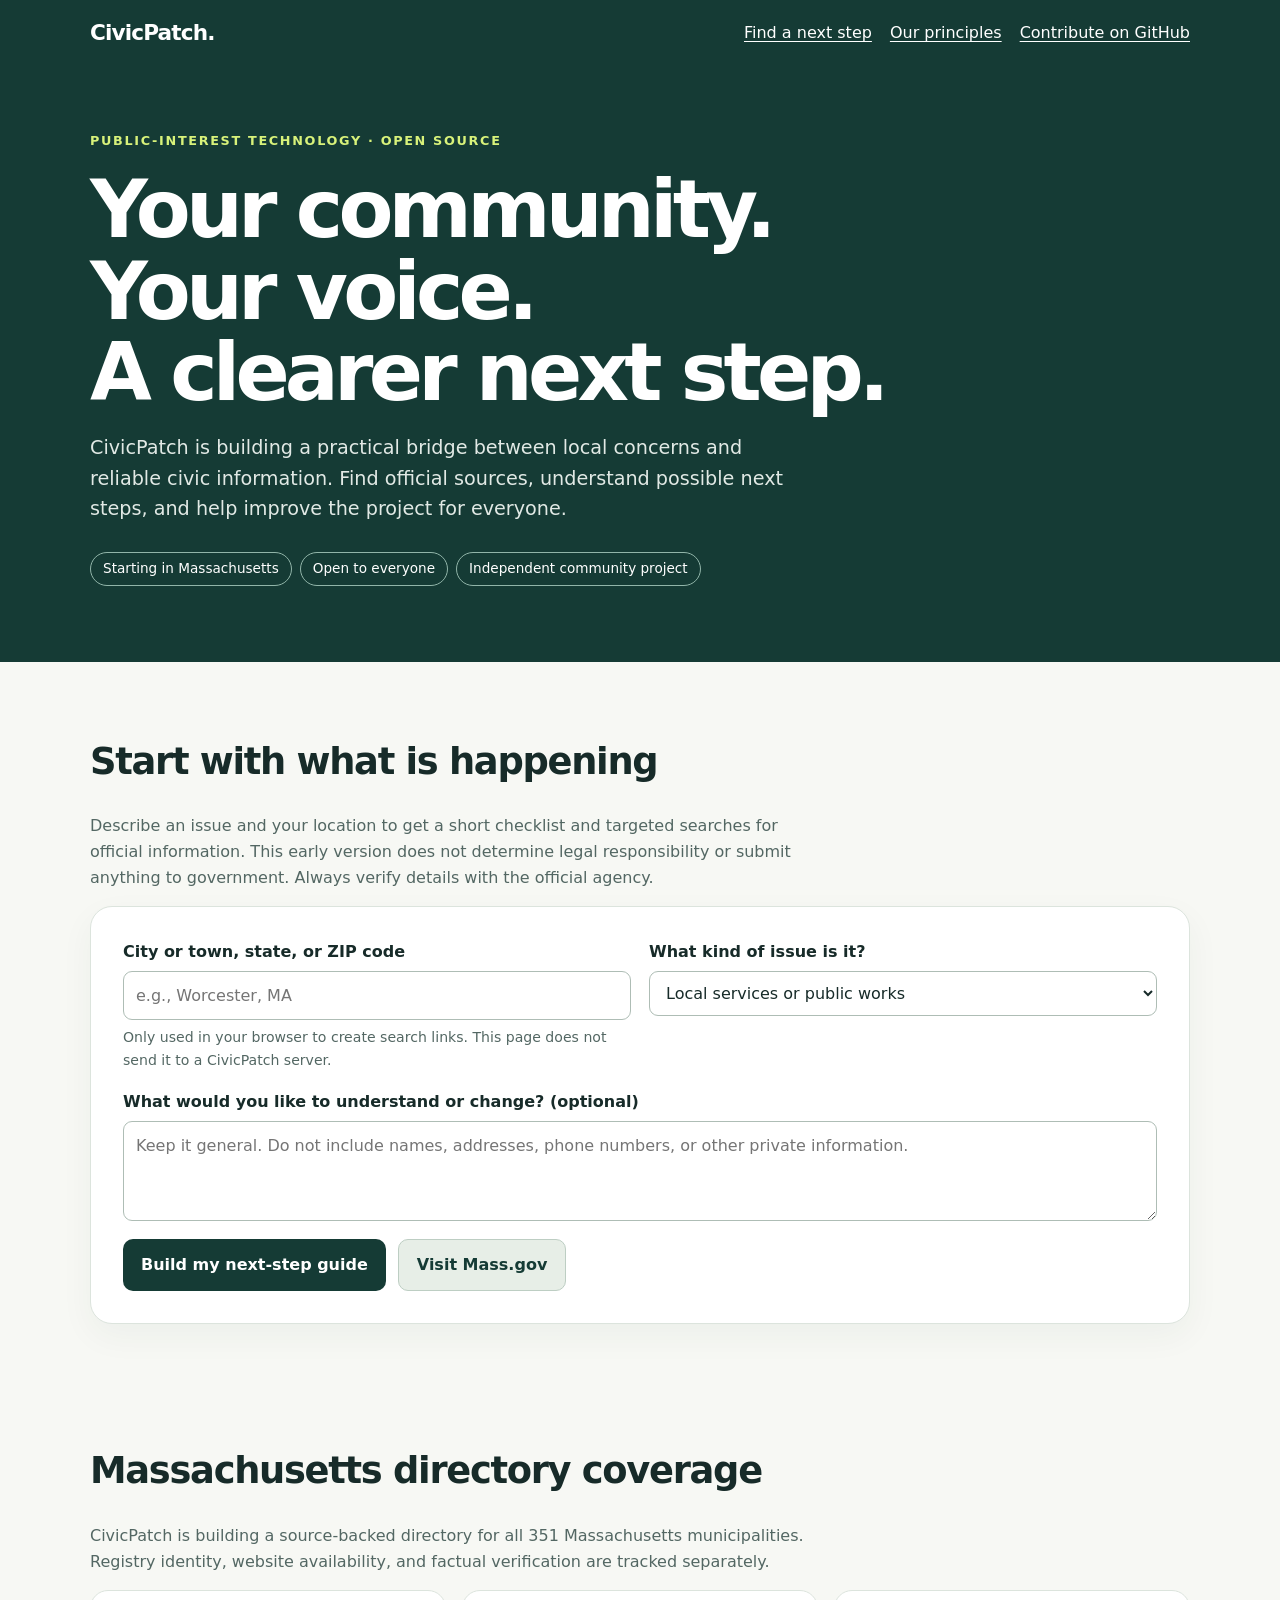
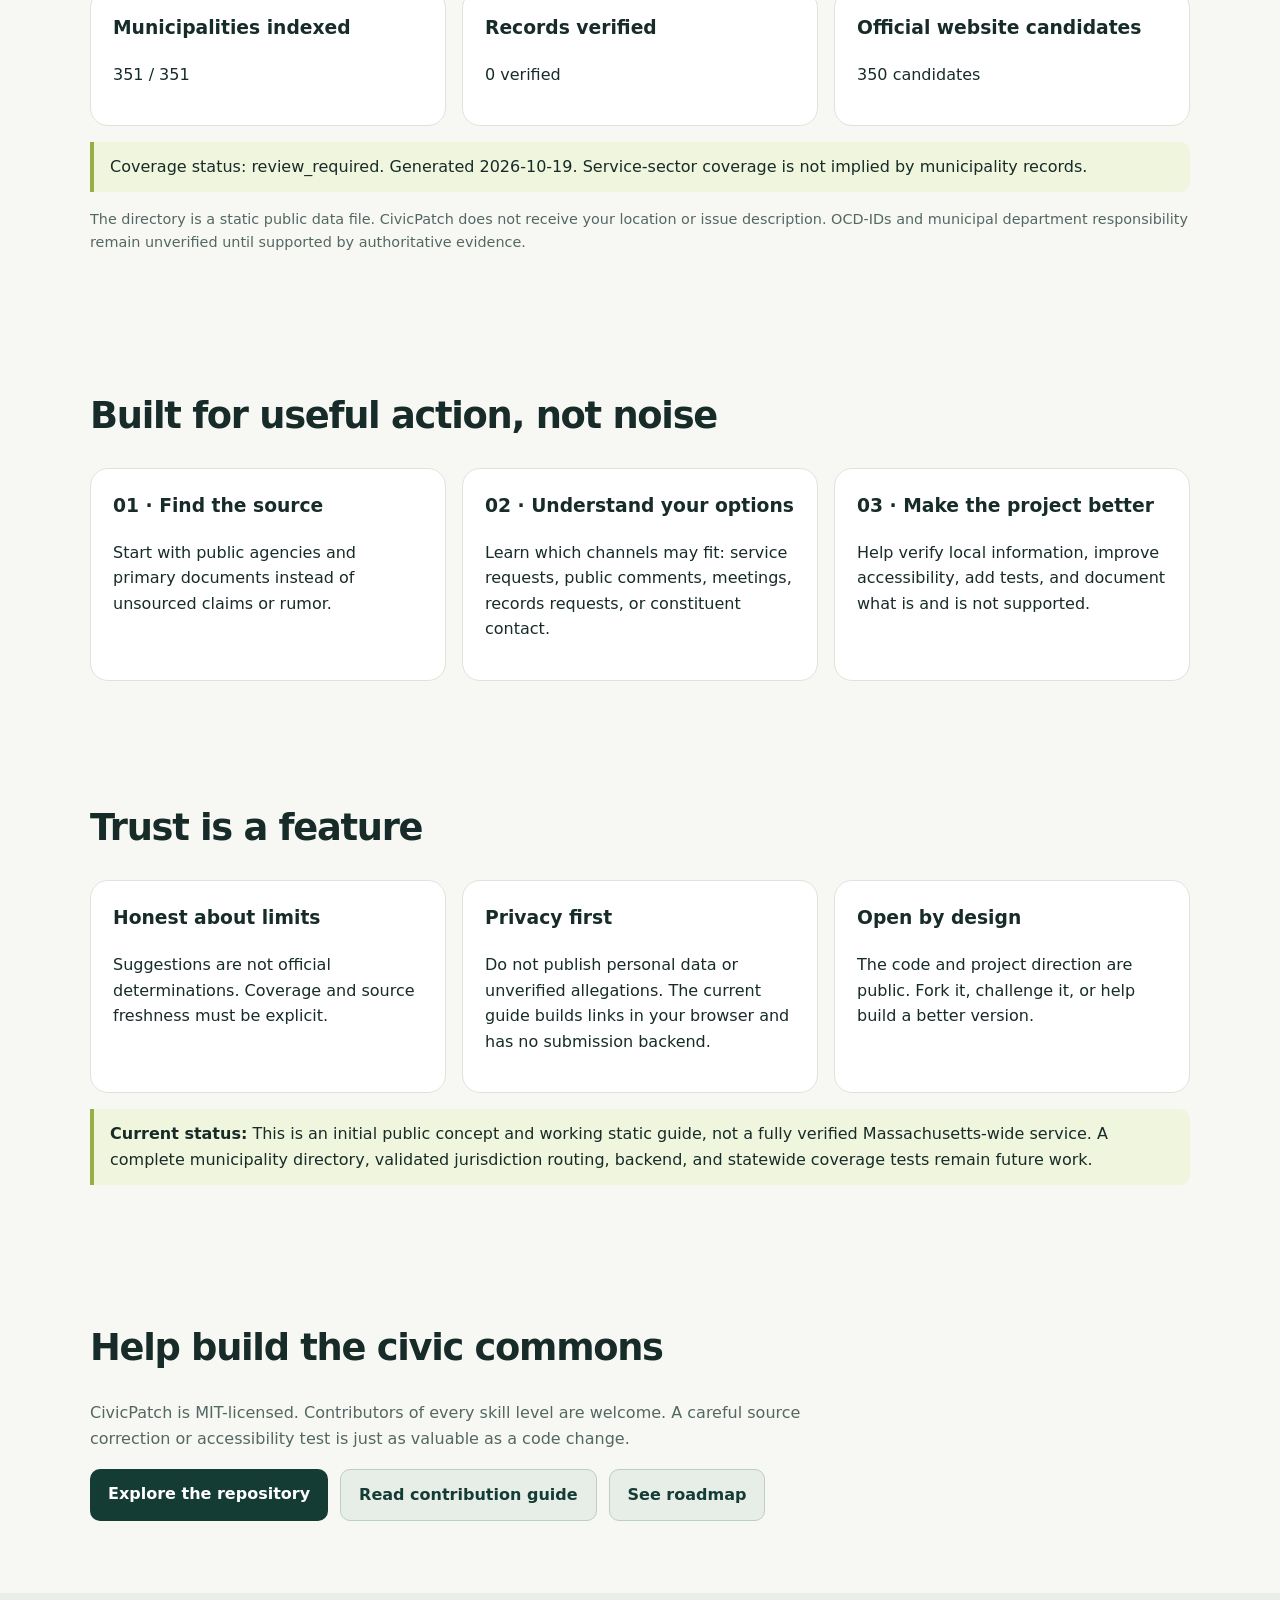
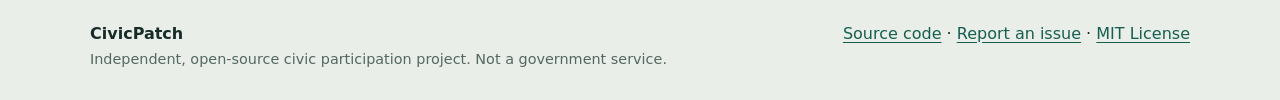
<file: index.html>
<!doctype html>
<html lang="en">
<head>
<meta charset="utf-8">
<meta name="viewport" content="width=device-width,initial-scale=1">
<meta name="theme-color" content="#153b35">
<meta name="description" content="CivicPatch helps people find reliable civic information and practical next steps, starting in Massachusetts.">
<title>CivicPatch | Make local action easier</title>
<style>
:root{color-scheme:light;--ink:#172b29;--muted:#536763;--paper:#f7f8f4;--card:#fff;--green:#153b35;--lime:#d8f27a;--line:#dce4dd;--focus:#9a3d00}*{box-sizing:border-box}body{margin:0;background:var(--paper);color:var(--ink);font:16px/1.6 system-ui,-apple-system,BlinkMacSystemFont,"Segoe UI",sans-serif}a{color:#155e50;text-underline-offset:3px}a:focus-visible,button:focus-visible,input:focus-visible,select:focus-visible,textarea:focus-visible{outline:3px solid var(--focus);outline-offset:3px}.wrap{width:min(1100px,calc(100% - 32px));margin:auto}.top{background:var(--green);color:#fff;padding:16px 0}.nav{display:flex;align-items:center;justify-content:space-between;gap:16px}.brand{font-size:1.35rem;font-weight:800;letter-spacing:-.04em;color:#fff;text-decoration:none}.navlinks{display:flex;gap:18px;flex-wrap:wrap}.navlinks a{color:#fff}.hero{background:var(--green);color:#fff;padding:64px 0 76px}.eyebrow{font-size:.8rem;font-weight:800;letter-spacing:.13em;text-transform:uppercase;color:var(--lime)}h1{font-size:clamp(2.4rem,7vw,5rem);line-height:1.02;letter-spacing:-.06em;max-width:800px;margin:18px 0}.hero p{font-size:1.2rem;max-width:700px;color:#e1e9e5}.pill{display:inline-block;border:1px solid #91b5a9;border-radius:99px;padding:5px 12px;font-size:.85rem;margin:8px 8px 0 0}.section{padding:48px 0}.section h2{font-size:clamp(1.6rem,4vw,2.3rem);line-height:1.15;letter-spacing:-.035em}.intro{max-width:740px;color:var(--muted)}.grid{display:grid;grid-template-columns:repeat(auto-fit,minmax(min(100%,260px),1fr));gap:16px}.card{background:var(--card);border:1px solid var(--line);border-radius:18px;padding:22px}.card h3{margin-top:0}.guide{background:#fff;border:1px solid var(--line);border-radius:22px;padding:clamp(18px,4vw,32px);box-shadow:0 12px 34px #153b350c}.formgrid{display:grid;grid-template-columns:repeat(2,minmax(0,1fr));gap:18px}.field{display:flex;flex-direction:column;gap:6px}.field.full{grid-column:1/-1}label{font-weight:700}input,select,textarea{width:100%;font:inherit;color:var(--ink);background:#fff;border:1px solid #aebdb5;border-radius:9px;padding:11px 12px}textarea{min-height:100px;resize:vertical}.hint{font-size:.88rem;color:var(--muted)}button,.button{display:inline-block;background:var(--green);color:#fff;border:0;border-radius:10px;padding:12px 18px;font:inherit;font-weight:750;text-decoration:none;cursor:pointer}.button.alt{background:#e7eee7;color:var(--green);border:1px solid #bdcec3}.actions{display:flex;gap:12px;flex-wrap:wrap;margin-top:18px}.results{margin-top:24px;border-top:1px solid var(--line);padding-top:20px}.results[hidden]{display:none}.resultlist{padding-left:22px}.notice{border-left:4px solid #96ae44;background:#f0f5dd;padding:12px 16px;border-radius:0 10px 10px 0}.small{font-size:.9rem;color:var(--muted)}footer{background:#e9eee8;padding:28px 0;margin-top:24px}.foot{display:flex;justify-content:space-between;gap:18px;flex-wrap:wrap}@media(max-width:620px){.formgrid{grid-template-columns:1fr}.field.full{grid-column:auto}.hero{padding:48px 0}.nav{align-items:flex-start;flex-direction:column}}@media(prefers-reduced-motion:reduce){*{scroll-behavior:auto!important;animation:none!important;transition:none!important}}
</style>
</head>
<body>
<header class="top"><div class="wrap nav"><a class="brand" href="#home" aria-label="CivicPatch home">CivicPatch<span aria-hidden="true">.</span></a><nav class="navlinks" aria-label="Main navigation"><a href="#guide">Find a next step</a><a href="#principles">Our principles</a><a href="https://github.com/onnxscibroccoli/civicpatch">Contribute on GitHub</a></nav></div></header>
<main id="home">
<section class="hero"><div class="wrap"><div class="eyebrow">Public-interest technology · Open source</div><h1>Your community.<br>Your voice.<br>A clearer next step.</h1><p>CivicPatch is building a practical bridge between local concerns and reliable civic information. Find official sources, understand possible next steps, and help improve the project for everyone.</p><span class="pill">Starting in Massachusetts</span><span class="pill">Open to everyone</span><span class="pill">Independent community project</span></div></section>
<section class="section" id="guide"><div class="wrap"><h2>Start with what is happening</h2><p class="intro">Describe an issue and your location to get a short checklist and targeted searches for official information. This early version does not determine legal responsibility or submit anything to government. Always verify details with the official agency.</p>
<div class="guide"><form id="civic-form"><div class="formgrid">
<div class="field"><label for="location">City or town, state, or ZIP code</label><input id="location" name="location" autocomplete="postal-code" placeholder="e.g., Worcester, MA" required maxlength="120"><span class="hint">Only used in your browser to create search links. This page does not send it to a CivicPatch server.</span></div>
<div class="field"><label for="topic">What kind of issue is it?</label><select id="topic" name="topic"><option value="services">Local services or public works</option><option value="housing">Housing, buildings, or code enforcement</option><option value="transport">Roads, sidewalks, or transportation</option><option value="environment">Environment, water, or public health</option><option value="meetings">Public meetings, policy, or local decisions</option><option value="records">Public records or transparency</option><option value="elections">Elections and voting information</option><option value="other">Something else</option></select></div>
<div class="field full"><label for="issue">What would you like to understand or change? (optional)</label><textarea id="issue" name="issue" maxlength="1000" placeholder="Keep it general. Do not include names, addresses, phone numbers, or other private information."></textarea></div>
</div><div class="actions"><button type="submit">Build my next-step guide</button><a class="button alt" href="https://www.mass.gov/" rel="noopener noreferrer">Visit Mass.gov</a></div></form>
<div class="results" id="results" aria-live="polite" hidden><h3>Your starting checklist</h3><p id="summary"></p><div id="municipal-directory-match" class="card" hidden></div><ol class="resultlist" id="steps"></ol><h3>Search official sources</h3><ul class="resultlist" id="links"></ul><p class="notice"><strong>Important:</strong> Search results are starting points, not verified recommendations or legal advice. Confirm the responsible agency, deadlines, eligibility, and current process on an official source. For immediate danger, contact local emergency services.</p><p class="small">Your location and description are not uploaded by this page. When you choose an external search link, that provider receives the query under its own privacy policy.</p></div>
</div></div></section>
<section class="section" id="directory"><div class="wrap"><h2>Massachusetts directory coverage</h2><p class="intro">CivicPatch is building a source-backed directory for all 351 Massachusetts municipalities. Registry identity, website availability, and factual verification are tracked separately.</p><div class="grid" id="coverage-metrics" aria-live="polite"><article class="card"><h3>Municipalities indexed</h3><p id="metric-municipalities">Loading directory…</p></article><article class="card"><h3>Records verified</h3><p id="metric-verified">Loading directory…</p></article><article class="card"><h3>Official website candidates</h3><p id="metric-websites">Loading directory…</p></article></div><p id="directory-status" class="notice">Coverage is loaded from the versioned public directory. An indexed record is not a verified service recommendation.</p><p class="small">The directory is a static public data file. CivicPatch does not receive your location or issue description. OCD-IDs and municipal department responsibility remain unverified until supported by authoritative evidence.</p></div></section>
<section class="section" id="how"><div class="wrap"><h2>Built for useful action, not noise</h2><div class="grid"><article class="card"><h3>01 · Find the source</h3><p>Start with public agencies and primary documents instead of unsourced claims or rumor.</p></article><article class="card"><h3>02 · Understand your options</h3><p>Learn which channels may fit: service requests, public comments, meetings, records requests, or constituent contact.</p></article><article class="card"><h3>03 · Make the project better</h3><p>Help verify local information, improve accessibility, add tests, and document what is and is not supported.</p></article></div></div></section>
<section class="section" id="principles"><div class="wrap"><h2>Trust is a feature</h2><div class="grid"><article class="card"><h3>Honest about limits</h3><p>Suggestions are not official determinations. Coverage and source freshness must be explicit.</p></article><article class="card"><h3>Privacy first</h3><p>Do not publish personal data or unverified allegations. The current guide builds links in your browser and has no submission backend.</p></article><article class="card"><h3>Open by design</h3><p>The code and project direction are public. Fork it, challenge it, or help build a better version.</p></article></div><p class="notice"><strong>Current status:</strong> This is an initial public concept and working static guide, not a fully verified Massachusetts-wide service. A complete municipality directory, validated jurisdiction routing, backend, and statewide coverage tests remain future work.</p></div></section>
<section class="section"><div class="wrap"><h2>Help build the civic commons</h2><p class="intro">CivicPatch is MIT-licensed. Contributors of every skill level are welcome. A careful source correction or accessibility test is just as valuable as a code change.</p><div class="actions"><a class="button" href="https://github.com/onnxscibroccoli/civicpatch">Explore the repository</a><a class="button alt" href="https://github.com/onnxscibroccoli/civicpatch/blob/main/CONTRIBUTING.md">Read contribution guide</a><a class="button alt" href="https://github.com/onnxscibroccoli/civicpatch/blob/main/docs/ROADMAP.md">See roadmap</a></div></div></section>
</main>
<footer><div class="wrap foot"><div><strong>CivicPatch</strong><br><span class="small">Independent, open-source civic participation project. Not a government service.</span></div><div><a href="https://github.com/onnxscibroccoli/civicpatch">Source code</a> · <a href="https://github.com/onnxscibroccoli/civicpatch/issues">Report an issue</a> · <a href="https://github.com/onnxscibroccoli/civicpatch/blob/main/LICENSE">MIT License</a></div></div></footer>
<script>
(function(){
const topics={
services:{label:"local services or public works",terms:["site:mass.gov local services public works Massachusetts","municipal official website service request"]},
housing:{label:"housing, buildings, or code enforcement",terms:["site:mass.gov housing building code Massachusetts","municipal official website building department code enforcement"]},
transport:{label:"roads, sidewalks, or transportation",terms:["site:mass.gov transportation roads sidewalks Massachusetts","municipal official website public works roads sidewalks"]},
environment:{label:"environment, water, or public health",terms:["site:mass.gov environment water public health Massachusetts","municipal official website health department environment"]},
meetings:{label:"public meetings, policy, or local decisions",terms:["site:mass.gov public meetings Massachusetts","municipal official website public meeting agenda minutes"]},
records:{label:"public records or transparency",terms:["site:mass.gov Massachusetts public records law request","municipal official website public records access officer"]},
elections:{label:"elections and voting information",terms:["site:sec.state.ma.us elections voting Massachusetts","site:usa.gov voting elections official"]},
other:{label:"your civic question",terms:["site:mass.gov Massachusetts government services","official municipal government website"]}
};
function searchUrl(q){return "https://www.google.com/search?q="+encodeURIComponent(q)}
let municipalityDirectory=null;
function normalizedName(value){return (value||"").toLocaleLowerCase("en-US").replace(/,.*$/,"").replace(/\\b(massachusetts|ma)\\b/gi,"").replace(/[^a-z0-9]/g,"")}
function setText(id,value){const node=document.getElementById(id);if(node)node.textContent=value}
async function loadMunicipalityDirectory(){
 try{
  const response=await fetch("data/ma/municipalities.json",{cache:"no-cache"});
  if(!response.ok)throw new Error("Directory HTTP "+response.status);
  const data=await response.json();municipalityDirectory=data;
  const records=Array.isArray(data.municipalities)?data.municipalities:[];
  const verified=records.filter(r=>r.record_status==="verified").length;
  const websites=records.filter(r=>Boolean(r.official_website)).length;
  setText("metric-municipalities",records.length+" / "+(data.coverage?.target_municipalities||351));
  setText("metric-verified",verified+" verified");
  setText("metric-websites",websites+" candidates");
  setText("directory-status","Coverage status: "+(data.coverage?.status||"unknown")+". Generated "+(data.coverage?.generated_at||"date unavailable")+". Service-sector coverage is not implied by municipality records.");
 }catch(error){
  setText("metric-municipalities","Directory unavailable");
  setText("metric-verified","Not available");
  setText("metric-websites","Not available");
  setText("directory-status","The structured directory could not be loaded. Use the official-source searches below and report this issue if it persists.");
 }
}
function renderMunicipalityMatch(rawLocation){
 const box=document.getElementById("municipal-directory-match");box.replaceChildren();box.hidden=true;
 if(!municipalityDirectory||!Array.isArray(municipalityDirectory.municipalities))return;
 const key=normalizedName(rawLocation);if(!key)return;
 const records=municipalityDirectory.municipalities;
 let record=records.find(r=>normalizedName(r.name)===key);
 if(!record)record=records.find(r=>key.startsWith(normalizedName(r.name))&&normalizedName(r.name).length>=4);
 if(!record)return;
 box.hidden=false;
 const heading=document.createElement("h3");heading.textContent="Directory record: "+record.name;box.appendChild(heading);
 const status=document.createElement("p");status.textContent="Record status: "+record.record_status+". MassGIS TOWN_ID: "+record.massgis_town_id+". OCD-ID: "+(record.ocd_id||"not yet validated")+". This is a municipality identity match, not a determination of service responsibility.";box.appendChild(status);
 if(record.official_website){const p=document.createElement("p");const a=document.createElement("a");a.href=record.official_website;a.target="_blank";a.rel="noopener noreferrer";a.textContent="Candidate official municipal website";p.appendChild(a);box.appendChild(p);}
 const evidence=Array.isArray(record.evidence)?record.evidence:[];
 if(evidence.length){const h=document.createElement("h4");h.textContent="Provenance";box.appendChild(h);const list=document.createElement("ul");list.className="resultlist";evidence.forEach(item=>{const li=document.createElement("li");li.textContent=(item.claim_supported||"Source record")+" Source: "+item.reference_url+" Checked: "+(item.checked_at||"unknown")+". "+(item.notes||"");list.appendChild(li)});box.appendChild(list);}
 const note=document.createElement("p");note.className="small";note.textContent="No municipal department or service has been marked verified by this baseline. Confirm current contacts and responsibility with the linked authority.";box.appendChild(note);
}
loadMunicipalityDirectory();
document.getElementById("civic-form").addEventListener("submit",function(e){
e.preventDefault();const location=document.getElementById("location").value.trim();const topic=topics[document.getElementById("topic").value];if(!location)return;renderMunicipalityMatch(location);
document.getElementById("summary").textContent="For “"+topic.label+"” near "+location+", use these steps to confirm the correct channel.";
const steps=["Look for an official city, town, or state agency page. Prefer government domains and check the page's date and contact information.","Confirm which jurisdiction is responsible. Some services are regional or state-run, and local structures differ across Massachusetts.","Write down the specific issue, relevant dates, and the outcome you are requesting. Keep private or sensitive information out of public posts.","Use the agency's published process. Save a copy of any message or reference number and follow up through the official channel."];
const ol=document.getElementById("steps");ol.replaceChildren();steps.forEach(s=>{const li=document.createElement("li");li.textContent=s;ol.appendChild(li)});
const queries=topic.terms.map(t=>t+" "+location);if(/massachusetts|\bma\b/i.test(location)===false){queries.push("official government website "+location+" "+topic.label);queries.push("state government services "+location)}
const ul=document.getElementById("links");ul.replaceChildren();queries.forEach((q,i)=>{const li=document.createElement("li");const a=document.createElement("a");a.href=searchUrl(q);a.target="_blank";a.rel="noopener noreferrer";a.textContent=["Find a state agency or official guidance","Find the likely municipal department","Find an official process or contact page","Find other government guidance"][i]||"Search official government information";li.appendChild(a);ul.appendChild(li)});
document.getElementById("results").hidden=false;document.getElementById("results").scrollIntoView({behavior:matchMedia("(prefers-reduced-motion: reduce)").matches?"auto":"smooth",block:"start"});
});
})();
</script>
</body></html>
</file>
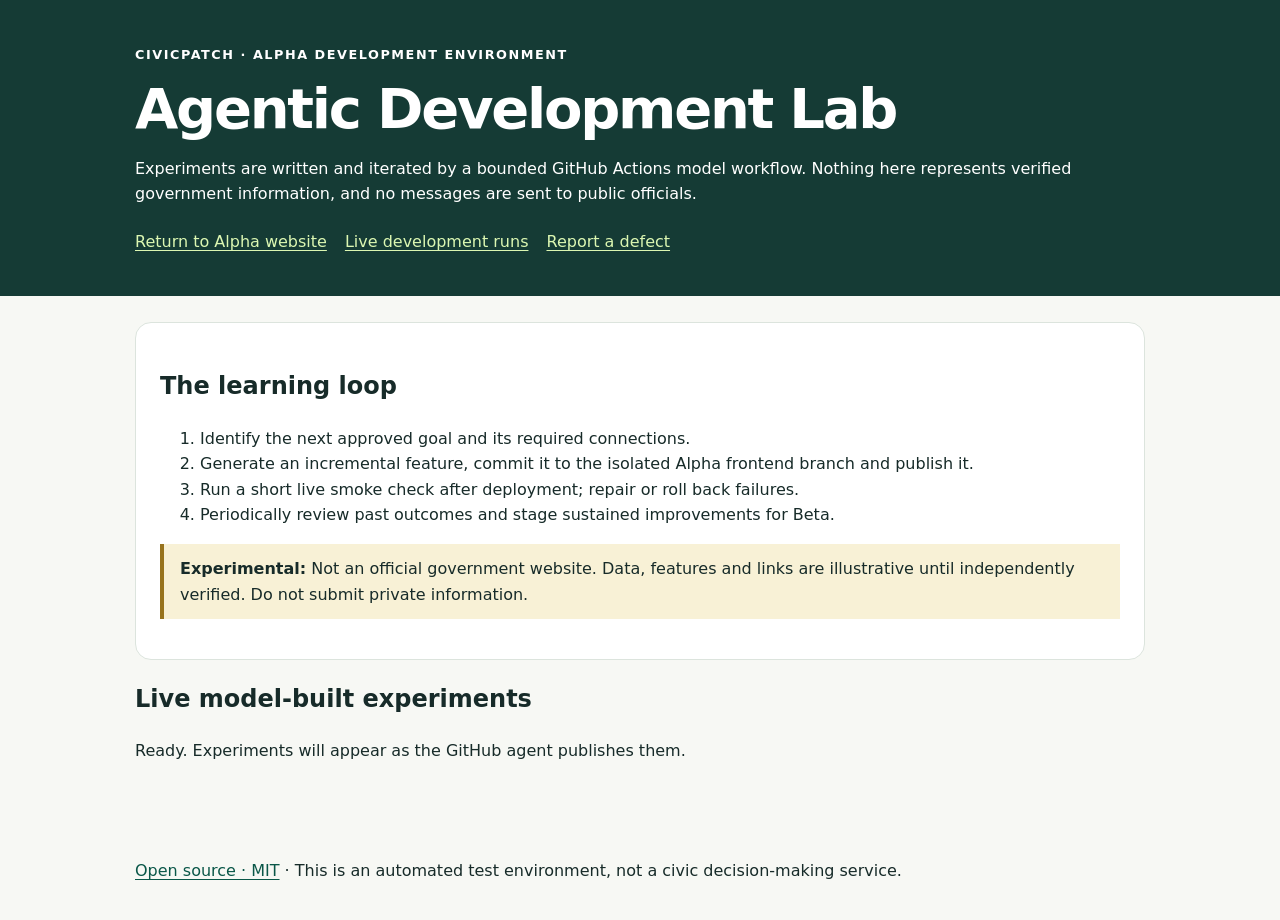
<file: alpha-agent/index.html>
<!doctype html>
<html lang="en">
<head>
<meta charset="utf-8">
<meta name="viewport" content="width=device-width, initial-scale=1">
<meta name="robots" content="noindex,nofollow">
<meta name="theme-color" content="#153b35">
<meta name="description" content="Experimental autonomous CivicPatch frontend for iterative alpha development.">
<meta http-equiv="Content-Security-Policy" content="default-src 'none'; script-src 'self'; style-src 'self'; connect-src 'none'; img-src 'self' data:; font-src 'none'; object-src 'none'; frame-src 'none'; form-action 'none'; base-uri 'none'">
<title>CivicPatch Alpha · Agentic Development Lab</title>
<link rel="stylesheet" href="style.css">
<script defer src="base.js"></script>
</head>
<body>
<a class="skip" href="#experiments">Skip to experiments</a>
<header class="banner"><div class="wrap">
<p class="eyebrow">CivicPatch · Alpha development environment</p>
<h1>Agentic Development Lab</h1>
<p>Experiments are written and iterated by a bounded GitHub Actions model workflow. Nothing here represents verified government information, and no messages are sent to public officials.</p>
<nav aria-label="Lab navigation"><a href="../">Return to Alpha website</a><a href="https://github.com/onnxscibroccoli/civicpatch/actions">Live development runs</a><a href="https://github.com/onnxscibroccoli/civicpatch/issues">Report a defect</a></nav>
</div></header>
<main class="wrap">
<section class="explain" aria-labelledby="process-heading">
<h2 id="process-heading">The learning loop</h2>
<ol><li>Identify the next approved goal and its required connections.</li><li>Generate an incremental feature, commit it to the isolated Alpha frontend branch and publish it.</li><li>Run a short live smoke check after deployment; repair or roll back failures.</li><li>Periodically review past outcomes and stage sustained improvements for Beta.</li></ol>
<p class="disclaimer"><strong>Experimental:</strong> Not an official government website. Data, features and links are illustrative until independently verified. Do not submit private information.</p>
</section>
<section aria-labelledby="features-heading" id="experiments">
<h2 id="features-heading">Live model-built experiments</h2>
<p id="lab-status" role="status" aria-live="polite">Loading available experiments…</p>
<div id="lab-features" class="feature-grid"></div>
</section>
</main>
<footer class="wrap"><p><a href="https://github.com/onnxscibroccoli/civicpatch">Open source · MIT</a> · This is an automated test environment, not a civic decision-making service.</p></footer>
</body>
</html>
</file>
<file: alpha-agent/style.css>
:root{color-scheme:light;--ink:#172b29;--green:#153b35;--paper:#f7f8f4;--line:#dce4dd;--muted:#536763}
*{box-sizing:border-box}
body{margin:0;background:var(--paper);color:var(--ink);font:16px/1.6 system-ui,-apple-system,BlinkMacSystemFont,"Segoe UI",sans-serif}
.wrap{max-width:1050px;margin:auto;padding:0 20px}
a{color:#0a5748;text-underline-offset:3px}
:focus-visible{outline:3px solid #9a3d00;outline-offset:3px}
.skip{position:absolute;left:1rem;top:-4rem;background:#fff;padding:.75rem;z-index:2}.skip:focus{top:1rem}
.banner{background:var(--green);color:white;padding:32px 0 42px}
.banner a{color:#dcf7b2}
h1{font-size:clamp(2rem,5vw,3.5rem);letter-spacing:-.04em;line-height:1.1;margin:.4rem 0}
.eyebrow{text-transform:uppercase;letter-spacing:.12em;font-size:.8rem;font-weight:700}
nav{display:flex;flex-wrap:wrap;gap:18px;margin-top:22px}
main{padding-top:26px!important}
.explain{background:white;border:1px solid var(--line);padding:24px;border-radius:16px}
.disclaimer{background:#f8f1d6;padding:12px 16px;border-left:4px solid #97731d}
.feature-grid{display:grid;grid-template-columns:repeat(auto-fit,minmax(min(100%,270px),1fr));gap:18px;margin-bottom:42px}
.feature{background:white;border:1px solid var(--line);padding:20px;border-radius:14px}
.feature h3{margin-top:0}
.feature p{color:var(--muted)}
button,input,select{font:inherit;max-width:100%;padding:8px;border:1px solid #84998f;border-radius:6px}
button{background:var(--green);color:white;cursor:pointer}
footer{padding-block:20px!important}
@media(prefers-reduced-motion:reduce){*{animation:none!important;transition:none!important;scroll-behavior:auto!important}}
</file>
